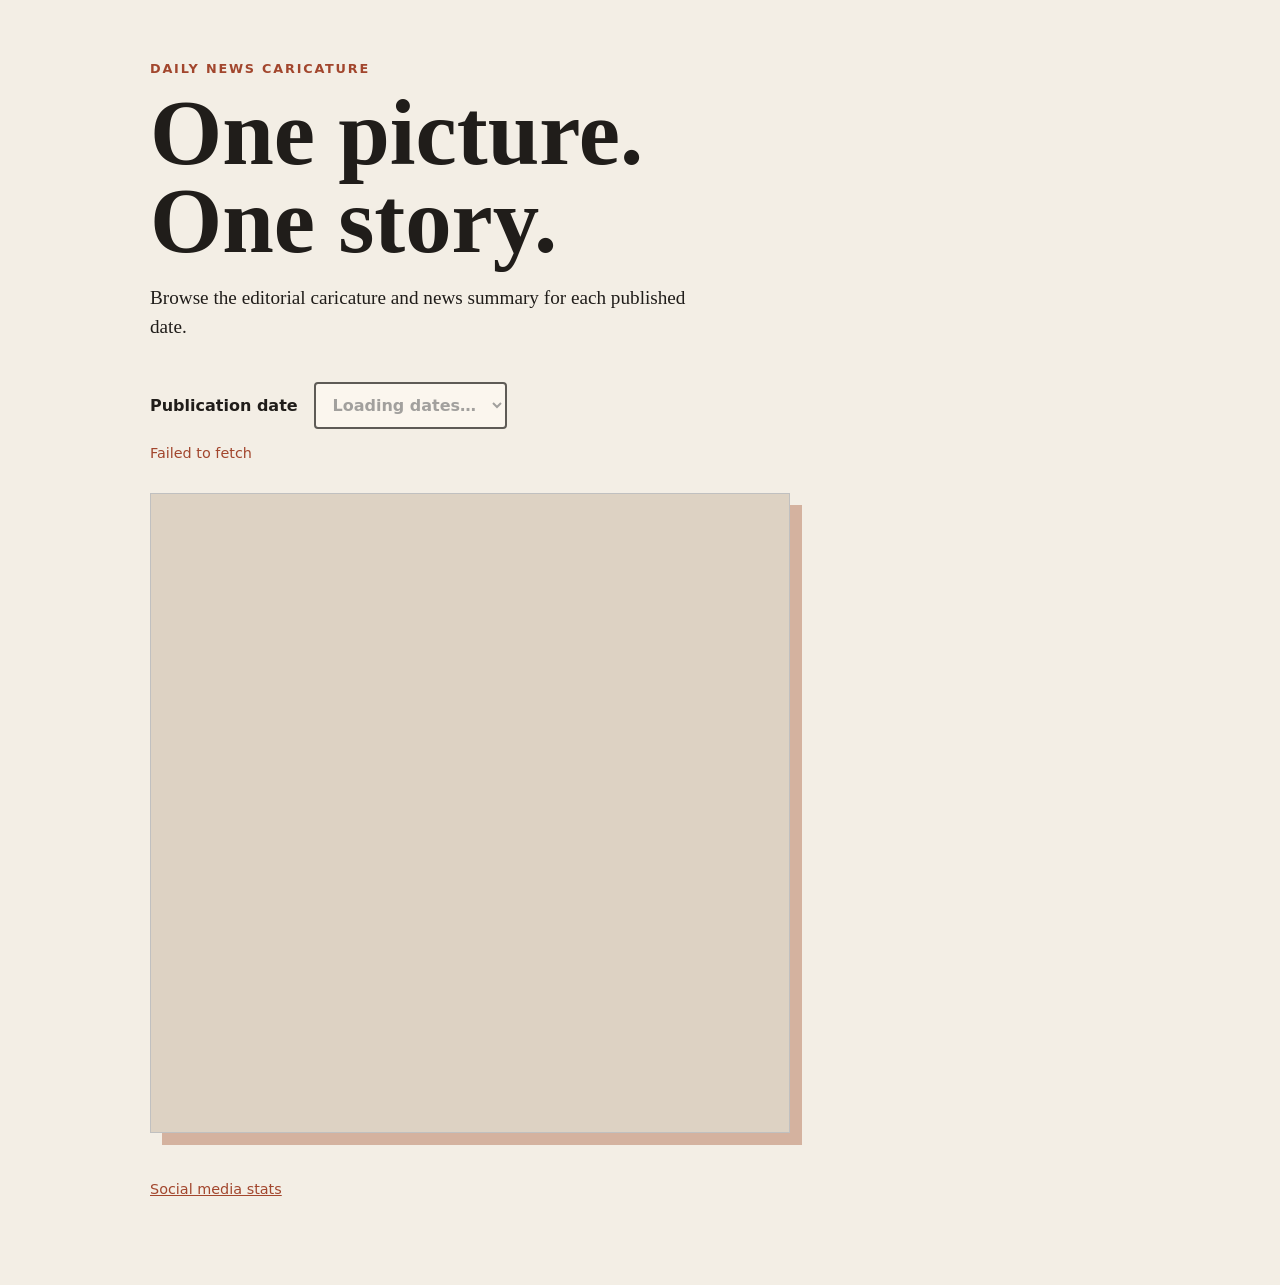
<file: public/index.html>
<!doctype html>
<html lang="en">
  <head>
    <meta charset="utf-8">
    <meta name="viewport" content="width=device-width, initial-scale=1">
    <meta name="description" content="Daily news caricatures with summaries">
    <title>Daily News Caricature</title>
    <link rel="stylesheet" href="styles.css?v=2">
  </head>
  <body>
    <main class="page-shell">
      <header>
        <p class="eyebrow">Daily News Caricature</p>
        <h1>One picture. One story.</h1>
        <p class="intro">Browse the editorial caricature and news summary for each published date.</p>
      </header>

      <section class="controls" aria-label="Publication selector">
        <label for="date-select">Publication date</label>
        <select id="date-select" disabled>
          <option>Loading dates…</option>
        </select>
      </section>

      <p id="status" class="status" role="status">Loading publications…</p>

      <article id="publication" class="publication" hidden>
        <div class="image-frame">
          <img id="image" alt="">
        </div>
        <div class="copy">
          <time id="date"></time>
          <h2 id="headline"></h2>
          <p id="summary"></p>
          <a id="stats-summary" class="stats-summary" href="stats.html" hidden></a>
        </div>
      </article>

      <footer class="status" style="margin-top:3rem"><a href="stats.html" style="color:#a2462d">Social media stats</a></footer>
    </main>
    <script src="config.js?v=2"></script>
    <script src="app.js?v=3"></script>
  </body>
</html>
</file>
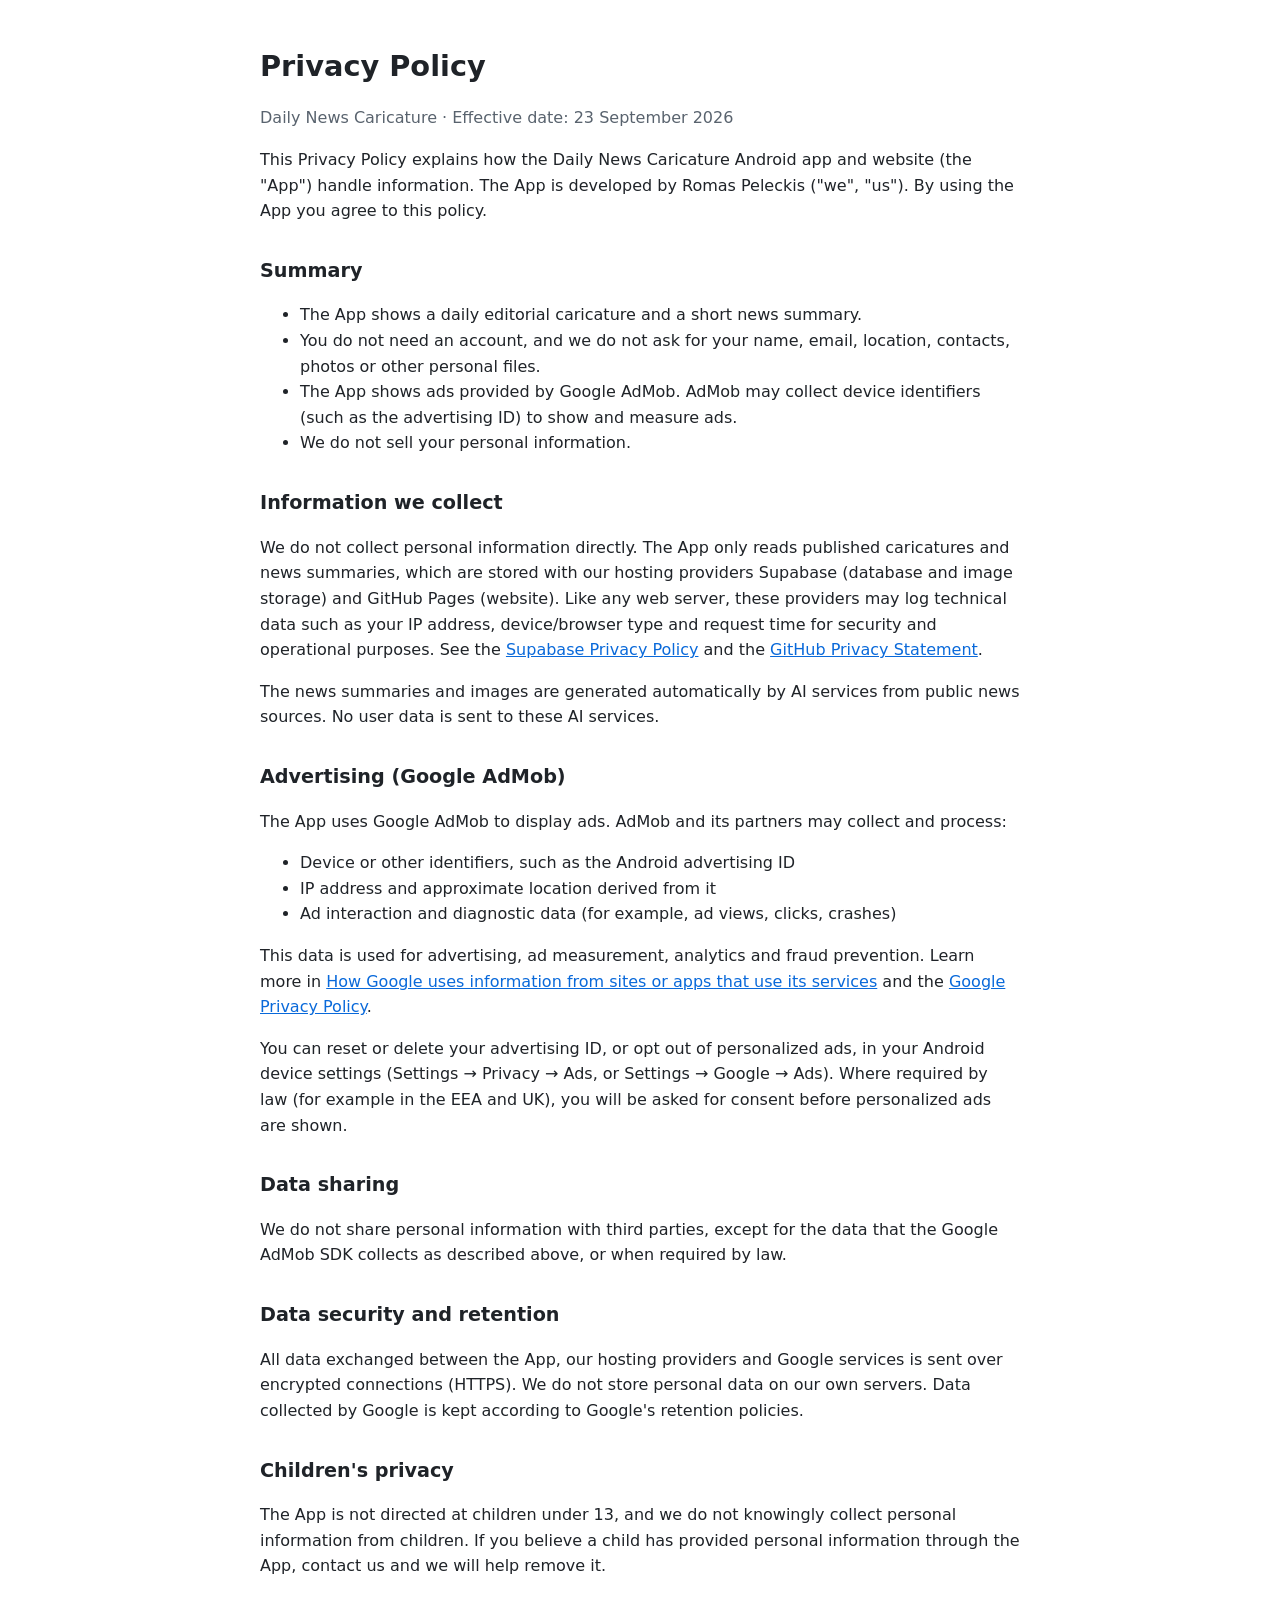
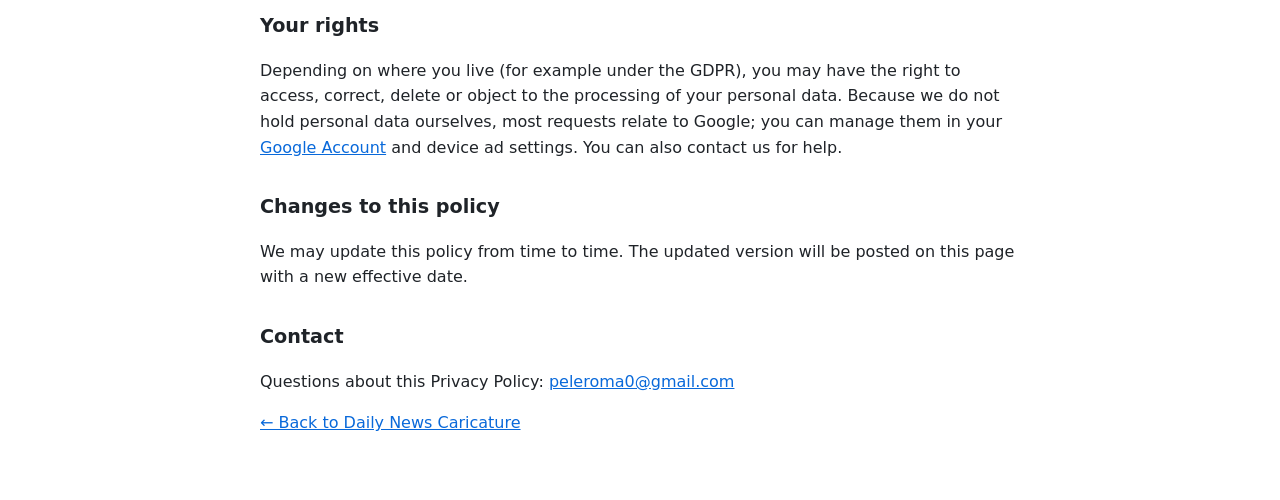
<file: public/privacy-policy.html>
<!DOCTYPE html>
<html lang="en">
<head>
<meta charset="utf-8">
<meta name="viewport" content="width=device-width, initial-scale=1">
<title>Privacy Policy – Daily News Caricature</title>
<style>
  body { font-family: system-ui, -apple-system, Segoe UI, Roboto, sans-serif; max-width: 760px; margin: 0 auto; padding: 24px 16px 48px; line-height: 1.6; color: #1f2328; background: #fff; }
  h1 { font-size: 1.8rem; margin-bottom: .2rem; }
  h2 { font-size: 1.2rem; margin-top: 2rem; }
  .muted { color: #59636e; }
  a { color: #0969da; }
  @media (prefers-color-scheme: dark) { body { background: #0d1117; color: #e6edf3; } .muted { color: #9198a1; } a { color: #4493f8; } }
</style>
</head>
<body>
<h1>Privacy Policy</h1>
<p class="muted">Daily News Caricature &middot; Effective date: 23 September 2026</p>

<p>This Privacy Policy explains how the Daily News Caricature Android app and website (the "App") handle information. The App is developed by Romas Peleckis ("we", "us"). By using the App you agree to this policy.</p>

<h2>Summary</h2>
<ul>
  <li>The App shows a daily editorial caricature and a short news summary.</li>
  <li>You do not need an account, and we do not ask for your name, email, location, contacts, photos or other personal files.</li>
  <li>The App shows ads provided by Google AdMob. AdMob may collect device identifiers (such as the advertising ID) to show and measure ads.</li>
  <li>We do not sell your personal information.</li>
</ul>

<h2>Information we collect</h2>
<p>We do not collect personal information directly. The App only reads published caricatures and news summaries, which are stored with our hosting providers Supabase (database and image storage) and GitHub Pages (website). Like any web server, these providers may log technical data such as your IP address, device/browser type and request time for security and operational purposes. See the <a href="https://supabase.com/privacy">Supabase Privacy Policy</a> and the <a href="https://docs.github.com/en/site-policy/privacy-policies/github-general-privacy-statement">GitHub Privacy Statement</a>.</p>
<p>The news summaries and images are generated automatically by AI services from public news sources. No user data is sent to these AI services.</p>

<h2>Advertising (Google AdMob)</h2>
<p>The App uses Google AdMob to display ads. AdMob and its partners may collect and process:</p>
<ul>
  <li>Device or other identifiers, such as the Android advertising ID</li>
  <li>IP address and approximate location derived from it</li>
  <li>Ad interaction and diagnostic data (for example, ad views, clicks, crashes)</li>
</ul>
<p>This data is used for advertising, ad measurement, analytics and fraud prevention. Learn more in <a href="https://policies.google.com/technologies/partner-sites">How Google uses information from sites or apps that use its services</a> and the <a href="https://policies.google.com/privacy">Google Privacy Policy</a>.</p>
<p>You can reset or delete your advertising ID, or opt out of personalized ads, in your Android device settings (Settings &rarr; Privacy &rarr; Ads, or Settings &rarr; Google &rarr; Ads). Where required by law (for example in the EEA and UK), you will be asked for consent before personalized ads are shown.</p>

<h2>Data sharing</h2>
<p>We do not share personal information with third parties, except for the data that the Google AdMob SDK collects as described above, or when required by law.</p>

<h2>Data security and retention</h2>
<p>All data exchanged between the App, our hosting providers and Google services is sent over encrypted connections (HTTPS). We do not store personal data on our own servers. Data collected by Google is kept according to Google's retention policies.</p>

<h2>Children's privacy</h2>
<p>The App is not directed at children under 13, and we do not knowingly collect personal information from children. If you believe a child has provided personal information through the App, contact us and we will help remove it.</p>

<h2>Your rights</h2>
<p>Depending on where you live (for example under the GDPR), you may have the right to access, correct, delete or object to the processing of your personal data. Because we do not hold personal data ourselves, most requests relate to Google; you can manage them in your <a href="https://myaccount.google.com/data-and-privacy">Google Account</a> and device ad settings. You can also contact us for help.</p>

<h2>Changes to this policy</h2>
<p>We may update this policy from time to time. The updated version will be posted on this page with a new effective date.</p>

<h2>Contact</h2>
<p>Questions about this Privacy Policy: <a href="mailto:peleroma0@gmail.com">peleroma0@gmail.com</a></p>

<p class="muted"><a href="./">&larr; Back to Daily News Caricature</a></p>
</body>
</html>
</file>
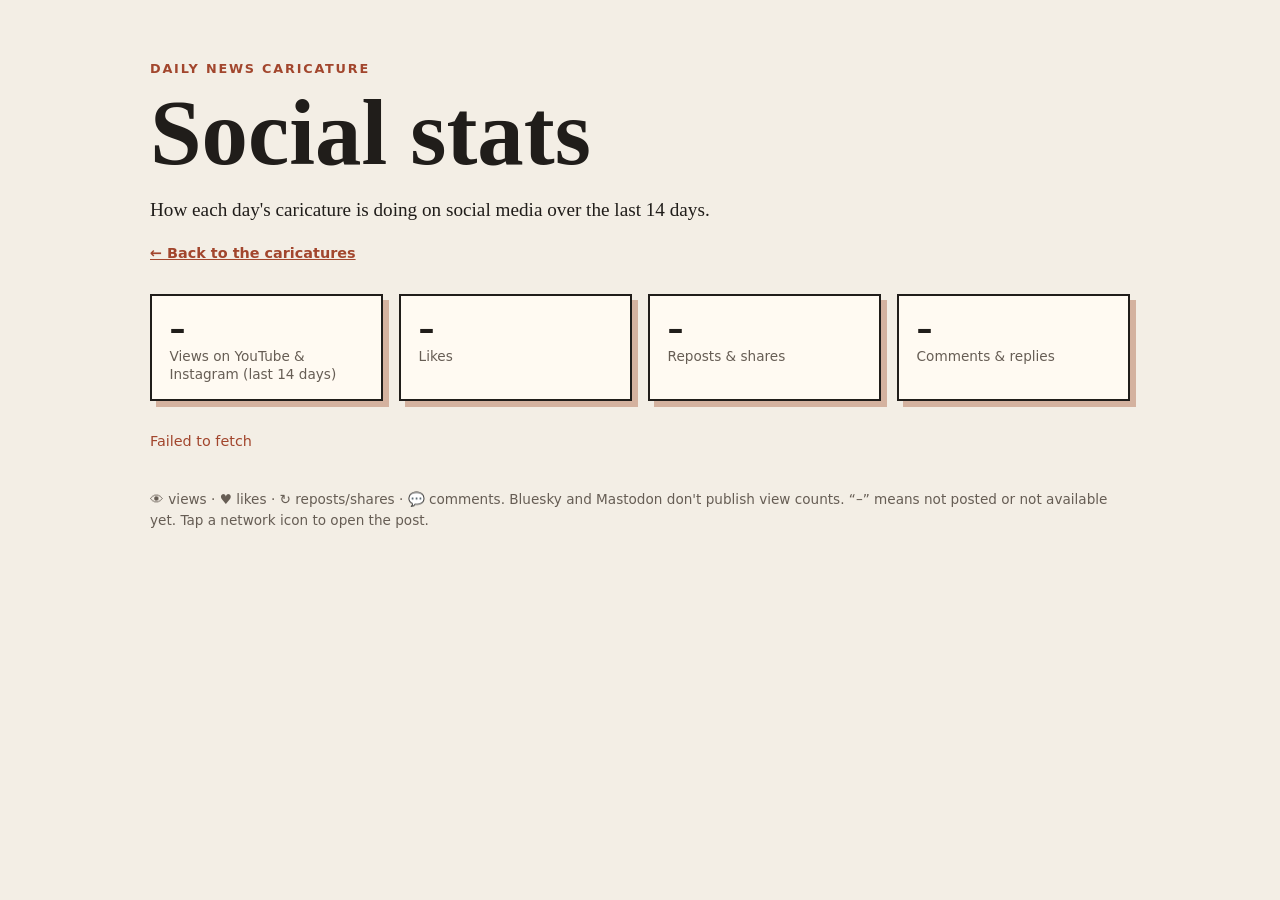
<file: public/stats.html>
<!doctype html>
<html lang="en">
  <head>
    <meta charset="utf-8">
    <meta name="viewport" content="width=device-width, initial-scale=1">
    <meta name="robots" content="noindex">
    <title>Social Stats · Daily News Caricature</title>
    <link rel="stylesheet" href="styles.css">
    <style>
      .totals { display: grid; grid-template-columns: repeat(auto-fit, minmax(140px, 1fr)); gap: 1rem; margin: 2rem 0; }
      .tile { padding: 1rem 1.1rem; background: #fffaf2; border: 2px solid #201d1a; box-shadow: 6px 6px 0 #d4b29f; }
      .tile b { display: block; font: 700 2rem/1.1 system-ui, sans-serif; font-variant-numeric: tabular-nums; }
      .tile span { color: #665d54; font: .85rem system-ui, sans-serif; }
      .table-wrap { overflow-x: auto; margin-top: 1rem; }
      table { width: 100%; border-collapse: collapse; font: .95rem system-ui, sans-serif; background: #fffaf2; }
      th, td { padding: .65rem .7rem; border-bottom: 1px solid #ddd2c3; text-align: left; vertical-align: top; }
      th { background: #201d1a; color: #f3eee5; font-weight: 700; white-space: nowrap; }
      td.day { white-space: nowrap; color: #a2462d; font-weight: 700; }
      td.headline { min-width: 220px; font-family: Georgia, serif; }
      td.num { white-space: nowrap; font-variant-numeric: tabular-nums; }
      img.net-icon { display: inline-block; width: 22px; height: 22px; aspect-ratio: auto; vertical-align: middle; border-radius: 50%; }
      th img.net-icon { width: 26px; height: 26px; }
      a.net-link { display: inline-flex; padding: 4px; margin: -4px 2px -4px -4px; border-radius: 50%; }
      a.net-link:hover { background: #fde9c9; }
      th .net-icon { background: #fffaf2; padding: 2px; }
      .muted { color: #9b9086; }
      tr.highlight td { background: #fde9c9; }
      .legend { color: #665d54; font: .85rem/1.5 system-ui, sans-serif; margin-top: 1rem; }
      .back { font: 700 .9rem system-ui, sans-serif; color: #a2462d; }
    </style>
  </head>
  <body>
    <main class="page-shell">
      <header>
        <p class="eyebrow">Daily News Caricature</p>
        <h1>Social stats</h1>
        <p class="intro">How each day's caricature is doing on social media over the last 14 days.</p>
        <a class="back" href="./">← Back to the caricatures</a>
      </header>

      <section class="totals" aria-label="Totals">
        <div class="tile"><b id="t-views">–</b><span>Views on YouTube &amp; Instagram (last 14 days)</span></div>
        <div class="tile"><b id="t-likes">–</b><span>Likes</span></div>
        <div class="tile"><b id="t-reposts">–</b><span>Reposts &amp; shares</span></div>
        <div class="tile"><b id="t-replies">–</b><span>Comments &amp; replies</span></div>
      </section>

      <p id="status" class="status" role="status">Loading stats…</p>

      <div class="table-wrap">
        <table id="stats" hidden>
          <thead>
            <tr><th>Date</th><th>Caricature</th><th>YouTube</th><th>Instagram</th><th>Threads</th><th>Bluesky</th><th>Mastodon</th></tr>
          </thead>
          <tbody></tbody>
        </table>
      </div>
      <p class="legend">👁 views · ♥ likes · ↻ reposts/shares · 💬 comments. Bluesky and Mastodon don't publish view counts.
        “–” means not posted or not available yet. Tap a network icon to open the post.</p>
    </main>
    <script src="config.js?v=2"></script>
    <script src="stats.js?v=5"></script>
  </body>
</html>
</file>
<file: public/styles.css>
:root {
  color-scheme: light;
  font-family: Georgia, "Times New Roman", serif;
  background: #f3eee5;
  color: #201d1a;
}

body { margin: 0; }
.page-shell { max-width: 980px; margin: 0 auto; padding: 3rem 1.25rem 5rem; }
.eyebrow { color: #a2462d; font: 700 .8rem/1.2 system-ui, sans-serif; letter-spacing: .14em; text-transform: uppercase; }
h1 { max-width: 620px; margin: .35rem 0 1rem; font-size: clamp(2.7rem, 8vw, 5.8rem); line-height: .95; }
.intro { max-width: 560px; font-size: 1.2rem; line-height: 1.5; }
.controls { display: flex; align-items: center; gap: 1rem; margin: 2.5rem 0 1rem; font: 700 1rem system-ui, sans-serif; }
select { min-width: 170px; padding: .7rem .8rem; border: 2px solid #201d1a; border-radius: 4px; background: #fffaf2; font: inherit; }
.status { min-height: 1.5rem; color: #665d54; font: .9rem system-ui, sans-serif; }
.status.error { color: #a2462d; }
.publication { display: grid; grid-template-columns: minmax(0, 1.35fr) minmax(260px, .65fr); gap: 2rem; align-items: start; margin-top: 1.5rem; }
.image-frame { overflow: hidden; background: #ddd2c3; box-shadow: 12px 12px 0 #d4b29f; }
img { display: block; width: 100%; height: auto; aspect-ratio: 1; object-fit: cover; }
.copy { padding-top: 1rem; }
time { color: #a2462d; font: 700 .9rem system-ui, sans-serif; }
h2 { margin: .7rem 0 1rem; font-size: clamp(1.7rem, 4vw, 2.8rem); line-height: 1.05; }
.copy p { font-size: 1.15rem; line-height: 1.65; }
.stats-summary { display: inline-block; margin-top: .5rem; padding: .7rem .9rem; border: 2px solid #201d1a; background: #fffaf2; box-shadow: 4px 4px 0 #d4b29f; color: #201d1a; font: 600 .9rem/1.5 system-ui, sans-serif; text-decoration: none; }
.stats-summary:hover { background: #fde9c9; }
.stats-summary[hidden] { display: none; }
@media (max-width: 700px) {
  .publication { grid-template-columns: 1fr; }
  .copy { padding-top: 0; }
}
</file>
